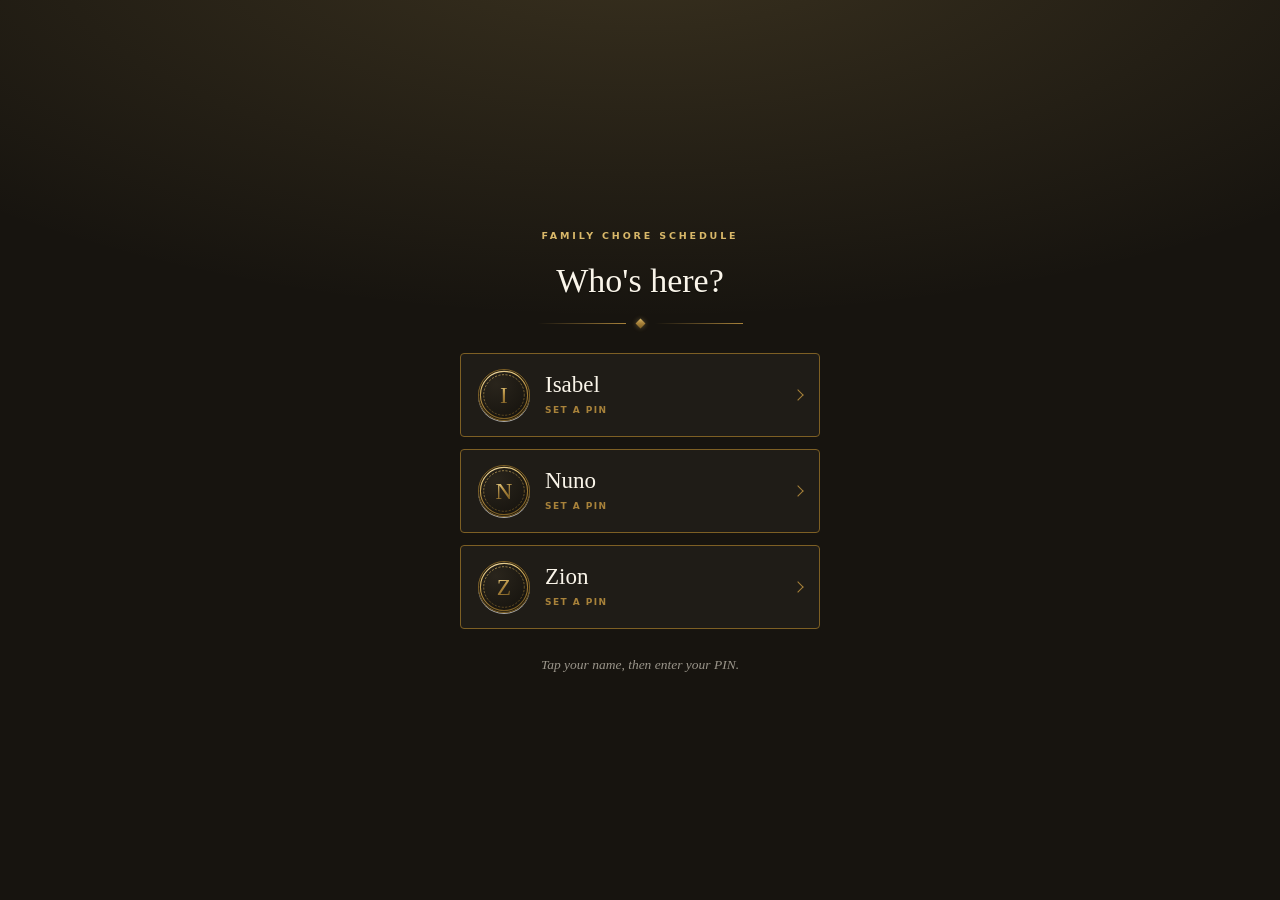
<file: index.html>
<!doctype html>
<html lang="en">
<head>
<meta charset="utf-8">
<meta name="viewport" content="width=device-width, initial-scale=1, viewport-fit=cover">
<title>Family Chore Schedule</title>
<meta name="description" content="Chore and allowance tracker for a family.">
<meta name="robots" content="noindex, nofollow">
<!-- Link preview card. Deliberately names nobody: whoever is in the chat sees it. -->
<meta property="og:type" content="website">
<meta property="og:title" content="Family Chores">
<meta property="og:description" content="Tonight's courses, plated and priced.">
<meta property="og:url" content="https://erickistheman1313.github.io/chore-board/">
<meta property="og:image" content="https://erickistheman1313.github.io/chore-board/share.png">
<meta property="og:image:width" content="1200">
<meta property="og:image:height" content="630">
<meta name="twitter:card" content="summary_large_image">
<meta name="twitter:title" content="Family Chores">
<meta name="twitter:description" content="Tonight's courses, plated and priced.">
<meta name="twitter:image" content="https://erickistheman1313.github.io/chore-board/share.png">
<link rel="manifest" href="manifest.webmanifest">
<meta name="theme-color" content="#17140f" media="(prefers-color-scheme: light)">
<meta name="theme-color" content="#0b0a08" media="(prefers-color-scheme: dark)">
<meta name="apple-mobile-web-app-capable" content="yes">
<meta name="mobile-web-app-capable" content="yes">
<meta name="apple-mobile-web-app-status-bar-style" content="black-translucent">
<meta name="apple-mobile-web-app-title" content="Chores">
<link rel="apple-touch-icon" href="icons/icon-180.png">
<link rel="apple-touch-icon" sizes="152x152" href="icons/icon-152.png">
<link rel="apple-touch-icon" sizes="167x167" href="icons/icon-167.png">
<link rel="apple-touch-icon" sizes="180x180" href="icons/icon-180.png">
<link rel="icon" href="icons/icon-192.png">
<!-- launch images: iOS shows one only when a media query matches exactly -->
<link rel="apple-touch-startup-image" href="splash/splash-1125x2436.png" media="(device-width: 375px) and (device-height: 812px) and (-webkit-device-pixel-ratio: 3) and (orientation: portrait)">
<link rel="apple-touch-startup-image" href="splash/splash-1170x2532.png" media="(device-width: 390px) and (device-height: 844px) and (-webkit-device-pixel-ratio: 3) and (orientation: portrait)">
<link rel="apple-touch-startup-image" href="splash/splash-1179x2556.png" media="(device-width: 393px) and (device-height: 852px) and (-webkit-device-pixel-ratio: 3) and (orientation: portrait)">
<link rel="apple-touch-startup-image" href="splash/splash-1206x2622.png" media="(device-width: 402px) and (device-height: 874px) and (-webkit-device-pixel-ratio: 3) and (orientation: portrait)">
<link rel="apple-touch-startup-image" href="splash/splash-1242x2208.png" media="(device-width: 414px) and (device-height: 736px) and (-webkit-device-pixel-ratio: 3) and (orientation: portrait)">
<link rel="apple-touch-startup-image" href="splash/splash-1242x2688.png" media="(device-width: 414px) and (device-height: 896px) and (-webkit-device-pixel-ratio: 3) and (orientation: portrait)">
<link rel="apple-touch-startup-image" href="splash/splash-1284x2778.png" media="(device-width: 428px) and (device-height: 926px) and (-webkit-device-pixel-ratio: 3) and (orientation: portrait)">
<link rel="apple-touch-startup-image" href="splash/splash-1290x2796.png" media="(device-width: 430px) and (device-height: 932px) and (-webkit-device-pixel-ratio: 3) and (orientation: portrait)">
<link rel="apple-touch-startup-image" href="splash/splash-1320x2868.png" media="(device-width: 440px) and (device-height: 956px) and (-webkit-device-pixel-ratio: 3) and (orientation: portrait)">
<link rel="apple-touch-startup-image" href="splash/splash-1536x2048.png" media="(device-width: 768px) and (device-height: 1024px) and (-webkit-device-pixel-ratio: 2) and (orientation: portrait)">
<link rel="apple-touch-startup-image" href="splash/splash-1620x2160.png" media="(device-width: 810px) and (device-height: 1080px) and (-webkit-device-pixel-ratio: 2) and (orientation: portrait)">
<link rel="apple-touch-startup-image" href="splash/splash-1668x2224.png" media="(device-width: 834px) and (device-height: 1112px) and (-webkit-device-pixel-ratio: 2) and (orientation: portrait)">
<link rel="apple-touch-startup-image" href="splash/splash-1668x2388.png" media="(device-width: 834px) and (device-height: 1194px) and (-webkit-device-pixel-ratio: 2) and (orientation: portrait)">
<link rel="apple-touch-startup-image" href="splash/splash-2048x2732.png" media="(device-width: 1024px) and (device-height: 1366px) and (-webkit-device-pixel-ratio: 2) and (orientation: portrait)">
<link rel="apple-touch-startup-image" href="splash/splash-750x1334.png" media="(device-width: 375px) and (device-height: 667px) and (-webkit-device-pixel-ratio: 2) and (orientation: portrait)">
<link rel="apple-touch-startup-image" href="splash/splash-828x1792.png" media="(device-width: 414px) and (device-height: 896px) and (-webkit-device-pixel-ratio: 2) and (orientation: portrait)">
<!-- /launch images -->
<link rel="stylesheet" href="app.css">
<style>
/* Inline so the launch screen paints before app.css even arrives. */
#boot{position:fixed;inset:0;z-index:99;display:grid;place-items:center;background:#17140f}
@media (prefers-color-scheme: dark){#boot{background:#0b0a08}}
</style>
</head>
<body>

<!-- One shared foil gradient. Defining it per medallion would repeat the same
     id all over the document; every monogram references this instead. -->
<svg width="0" height="0" aria-hidden="true" focusable="false" style="position:absolute">
  <defs>
    <linearGradient id="foil" x1="0" y1="0" x2="0.35" y2="1">
      <stop offset="0"    stop-color="#f0dcae"/>
      <stop offset="0.34" stop-color="#d9b869"/>
      <stop offset="0.62" stop-color="#a8823a"/>
      <stop offset="1"    stop-color="#7d5f24"/>
    </linearGradient>
    <linearGradient id="foilFaint" x1="0" y1="0" x2="0.35" y2="1">
      <stop offset="0"    stop-color="#d9b869" stop-opacity=".85"/>
      <stop offset="1"    stop-color="#7d5f24" stop-opacity=".85"/>
    </linearGradient>
  </defs>
</svg>

<div id="boot" role="status" aria-label="Loading">
  <div class="mark">
    <svg viewBox="0 0 40 40" aria-hidden="true">
      <circle cx="20" cy="20" r="18" fill="none" stroke="#a8823a" stroke-width="1"/>
      <circle cx="20" cy="20" r="14.5" fill="none" stroke="#a8823a" stroke-width="1" stroke-dasharray="2 3"/>
      <path d="M20 12.5l2.1 4.6 5 .6-3.7 3.4 1 4.9L20 23.6l-4.4 2.4 1-4.9-3.7-3.4 5-.6z" fill="#d9b869"/>
    </svg>
    <div class="nm">Family Chores</div>
    <div class="est">Est. 2026</div>
  </div>
</div>

<!-- shown on every launch: pick a profile, then that person's PIN -->
<div id="welcome" class="pickscreen" role="dialog" aria-modal="true" aria-label="Choose your profile">
  <div class="pickbox">
    <div class="pick-eyebrow">Family Chore Schedule</div>
    <h2 class="pick-title">Who's here?</h2>
    <div class="fleuron" aria-hidden="true"><i></i><b></b><i></i></div>
    <div class="pickwho" id="pickWho"></div>
    <p class="pick-note">Tap your name, then enter your PIN.</p>
  </div>
</div>

<div id="app">
  <header class="hdr">
    <div class="inner">
      <div class="eyebrow" id="hEyebrow">--</div>
      <h1 id="hTitle">--</h1>
      <div class="sub" id="hSub">--</div>
      <div class="fleuron" aria-hidden="true"><i></i><b></b><i></i></div>
    </div>
  </header>

  <div class="wrap">
    <section class="screen on" id="s-home"  role="tabpanel" aria-label="Household"></section>
    <section class="screen"    id="s-chores" role="tabpanel" aria-label="Chores"></section>
    <section class="screen"    id="s-chart"  role="tabpanel" aria-label="Chart"></section>
    <section class="screen"    id="s-set"    role="tabpanel" aria-label="Settings"></section>
  </div>

  <nav class="tabs" id="tabs" role="tablist" aria-label="Sections"></nav>
</div>

<!-- Filled from the real chore categories at runtime, so the served HTML
     carries no names and the suggestions never drift out of sync. -->
<datalist id="catlist"></datalist>

<div class="scrim" id="scrim"></div>
<div class="sheet" id="sheet" role="dialog" aria-modal="true" aria-labelledby="sheetTitle">
  <div class="sbar">
    <button type="button" id="sheetCancel">Cancel</button>
    <h2 id="sheetTitle">--</h2>
    <button type="button" id="sheetSave" class="strong">Save</button>
  </div>
  <div class="body" id="sheetBody"></div>
</div>

<div class="install" id="install">
  <span class="ico"><img src="icons/icon-192.png" alt="" onerror="this.parentNode.style.display='none'"></span>
  <span style="flex:1;min-width:0">
    <span class="t">Add Chores to your Home Screen</span>
    <span class="s" id="installHow"></span>
    <button class="btn go hide" id="installGo" type="button">Install</button>
  </span>
  <button class="x" id="installX" type="button" aria-label="Dismiss">&times;</button>
</div>

<div class="lock" id="lock" role="dialog" aria-modal="true" aria-label="Enter your PIN">
  <div class="jam" id="jam" role="status" aria-live="polite">
    <div class="jam-plate">
      <div class="jam-label">Closed</div>
      <div class="fleuron" aria-hidden="true"><i></i><b></b><i></i></div>
      <div class="jam-time" id="jamTime">0:00</div>
      <div class="jam-sub">Too many wrong tries.<br>The keypad comes back when the clock runs out.</div>
      <button type="button" class="jam-switch" id="jamSwitch">Someone else? Switch person</button>
    </div>
  </div>
  <div class="lockbox" id="lockBox">
    <span class="av lg" id="lockAv"></span>
    <div class="who" id="lockName">--</div>
    <h2 id="lockTitle">Enter your PIN</h2>
    <div class="dots" id="lockDots" aria-hidden="true"></div>
    <p class="hint" id="lockHint"></p>
    <div class="keys">
      <button type="button" id="key1">1</button>
      <button type="button" id="key2">2</button>
      <button type="button" id="key3">3</button>
      <button type="button" id="key4">4</button>
      <button type="button" id="key5">5</button>
      <button type="button" id="key6">6</button>
      <button type="button" id="key7">7</button>
      <button type="button" id="key8">8</button>
      <button type="button" id="key9">9</button>
      <span></span>
      <button type="button" id="key0">0</button>
      <button type="button" id="lockDel" aria-label="Delete">&#9003;</button>
    </div>
    <button type="button" class="switch" id="lockSwitch">Not you? Switch person</button>
  </div>
</div>

<div class="seal" id="seal" aria-hidden="true"></div>

<div class="toast" id="toast" role="status" aria-live="polite"></div>

<script src="app.js"></script>
</body>
</html>
</file>
<file: app.css>
/* ===========================================================
   Chores, plated like a tasting menu.
   Cream card stock, brass foil, high-contrast serif.
   =========================================================== */

:root{
  --ink:#17140f;          /* warm near-black, never pure #000 */
  --ink-2:#2a251c;
  /* Text that sits ON the ink ground: the header, the picker, the keypad, the
     lock. It must stay light in BOTH themes - mirroring it dark once made every
     one of those screens dark-on-dark and unreadable. */
  --cream:#faf5ea;
  --parchment:#efe6d3;    /* the table under the card */
  --card:#fffdf7;
  --card-2:#f5eddc;
  --text:#1e1a13;
  --text-2:#6b6152;
  --text-3:#7a7060;       /* notes sit at 12px, so this has to clear 4.5:1 */
  --rule:#d9cdb2;
  --hair:#e6dcc6;
  --brass:#a8823a;        /* rules, strokes, fills */
  --brass-hi:#d9b869;
  --brass-lo:#7d5f24;
  /* Brass on cream only reaches 3.5:1, so text gets a darker cut. */
  --brass-text:#87671f;
  --sage:#4a6350;         /* done */
  --claret:#7b2436;       /* missed */
  --shadow:0 1px 2px rgba(40,30,10,.05), 0 10px 30px rgba(60,45,15,.09);
  --shadow-lg:0 24px 70px rgba(30,22,8,.34);
  --r:4px;                /* menus are barely rounded */
  --tab-h:calc(58px + env(safe-area-inset-bottom));

  --serif:Didot,"Bodoni 72","Hoefler Text","Iowan Old Style",Palatino,"Palatino Linotype",Georgia,"Times New Roman",serif;
  --sans:-apple-system,BlinkMacSystemFont,"Segoe UI Variable Text","Segoe UI",system-ui,sans-serif;

  /* Paper fibre. feTurbulence with stitchTiles gives real grain that tiles
     seamlessly, and the browser rasterises it once instead of running a live
     filter, so it costs nothing to scroll. */
  --grain:url("data:image/svg+xml,%3Csvg xmlns='http://www.w3.org/2000/svg' width='180' height='180'%3E%3Cfilter id='n'%3E%3CfeTurbulence type='fractalNoise' baseFrequency='0.86' numOctaves='4' stitchTiles='stitch'/%3E%3C/filter%3E%3Crect width='180' height='180' filter='url(%23n)'/%3E%3C/svg%3E");
  --grain-blend:multiply;
  --grain-op:.055;
  /* Ink pressed into paper leaves a light edge below the letterform. */
  --press:0 1px 0 rgba(255,255,255,.82);
  --lit:rgba(255,255,255,.62);
  --press-strong:0 1px 0 rgba(255,255,255,.9), 0 -1px 1px rgba(70,52,18,.13);
}
@media (prefers-color-scheme: dark){
  :root{
    --ink:#0b0a08;
    --ink-2:#141210;
    --cream:#f5efe3;        /* stays light: it is text on ink, not a surface */
    --parchment:#0d0c09;
    --card:#191610;
    --card-2:#211d15;
    --text:#f2ebdc;
    --text-2:#b4a98f;
    --text-3:#9a8f77;
    --rule:#3b3427;
    --hair:#2a251b;
    --brass:#c9a44c;
    --brass-hi:#e8d194;
    --brass-lo:#8f7128;
    --brass-text:#c9a44c;
    --sage:#7fa588;
    --claret:#d0687c;
    --shadow:0 1px 2px rgba(0,0,0,.5), 0 12px 34px rgba(0,0,0,.46);
    --shadow-lg:0 26px 80px rgba(0,0,0,.72);
    /* On dark stock the fibre catches light instead of absorbing it. */
    --grain-blend:overlay;
    --grain-op:.085;
    --press:0 1px 0 rgba(0,0,0,.55);
    --lit:rgba(232,209,148,.05);
    --press-strong:0 1px 0 rgba(0,0,0,.6), 0 -1px 1px rgba(232,209,148,.09);
  }
}
:root[data-theme="dark"]{
  --ink:#0b0a08; --ink-2:#141210; --cream:#f5efe3; --parchment:#0d0c09;
  --card:#191610; --card-2:#211d15;
  --text:#f2ebdc; --text-2:#b4a98f; --text-3:#9a8f77;
  --rule:#3b3427; --hair:#2a251b;
  --brass:#c9a44c; --brass-hi:#e8d194; --brass-lo:#8f7128; --brass-text:#c9a44c;
  --sage:#7fa588; --claret:#d0687c;
  --shadow:0 1px 2px rgba(0,0,0,.5), 0 12px 34px rgba(0,0,0,.46);
  --shadow-lg:0 26px 80px rgba(0,0,0,.72);
  --grain-blend:overlay; --grain-op:.085;
  --press:0 1px 0 rgba(0,0,0,.55);
  --lit:rgba(232,209,148,.05);
  --press-strong:0 1px 0 rgba(0,0,0,.6), 0 -1px 1px rgba(232,209,148,.09);
}
:root[data-theme="light"]{
  --ink:#17140f; --ink-2:#2a251c; --cream:#faf5ea; --parchment:#efe6d3;
  --card:#fffdf7; --card-2:#f5eddc;
  --text:#1e1a13; --text-2:#6b6152; --text-3:#7a7060;
  --rule:#d9cdb2; --hair:#e6dcc6;
  --brass:#a8823a; --brass-hi:#d9b869; --brass-lo:#7d5f24; --brass-text:#87671f;
  --sage:#4a6350; --claret:#7b2436;
  --shadow:0 1px 2px rgba(40,30,10,.05), 0 10px 30px rgba(60,45,15,.09);
  --shadow-lg:0 24px 70px rgba(30,22,8,.34);
  --grain-blend:multiply; --grain-op:.055;
  --press:0 1px 0 rgba(255,255,255,.82);
  --lit:rgba(255,255,255,.62);
  --press-strong:0 1px 0 rgba(255,255,255,.9), 0 -1px 1px rgba(70,52,18,.13);
}

/* =========== BASE =========== */
*{box-sizing:border-box}
html,body{overscroll-behavior:none;height:100%}
html{background:var(--parchment)}
body{
  margin:0;color:var(--text);
  /* Grain blended into the surface itself. background-blend-mode composites
     within this element; a full-screen mix-blend-mode layer would force the
     backdrop to be re-read on every scrolled frame, which stutters on old iPads. */
  background-color:var(--parchment);
  background-image:var(--grain);
  background-size:180px 180px;
  background-blend-mode:var(--grain-blend);
  background-attachment:fixed;
  font-family:var(--sans);font-size:16px;line-height:1.5;
  -webkit-text-size-adjust:100%;
  -webkit-tap-highlight-color:transparent;
  -webkit-touch-callout:none;-webkit-user-select:none;user-select:none;
}
input,textarea,select,[contenteditable]{-webkit-user-select:auto;user-select:auto;-webkit-touch-callout:default}
button{font:inherit;color:inherit}
h1,h2,h3{margin:0;font-weight:400}

/* The table the menu is lying on: warm light from above, grain over it,
   and the corners falling away. Fixed so it never scrolls with content. */
body::before{
  content:"";position:fixed;inset:0;z-index:-2;pointer-events:none;
  background:
    radial-gradient(130% 80% at 50% -6%, rgba(217,184,105,.13), transparent 58%),
    radial-gradient(150% 110% at 50% 50%, transparent 42%, rgba(20,14,4,.16) 100%);
}

.serif{font-family:var(--serif)}
.smallcaps{
  font-family:var(--sans);font-size:11px;font-weight:600;
  letter-spacing:.22em;text-transform:uppercase;
}
.num{font-variant-numeric:tabular-nums}

/* =========== MENU HEAD =========== */
.hdr{
  background:var(--ink);color:var(--cream);position:relative;overflow:hidden;
  padding:calc(26px + env(safe-area-inset-top)) 20px 30px;text-align:center;
}
.hdr::before{                        /* candlelight pooling from above */
  content:"";position:absolute;inset:0;pointer-events:none;
  background:radial-gradient(120% 80% at 50% -12%, rgba(217,184,105,.20), transparent 62%);
}
.hdr .inner{position:relative;max-width:640px;margin:0 auto}
.hdr .eyebrow{
  font-family:var(--sans);font-size:10.5px;font-weight:600;
  letter-spacing:.28em;text-transform:uppercase;color:var(--brass-hi);
}
.hdr h1{
  font-family:var(--serif);font-size:clamp(34px,10vw,52px);line-height:1.03;
  margin-top:12px;letter-spacing:.005em;font-weight:400;
}
.hdr h1 .soft{font-style:italic;color:var(--brass-hi)}
.hdr .sub{
  margin-top:6px;font-family:var(--serif);font-style:italic;
  font-size:15.5px;color:rgba(242,235,220,.72);
}
/* hairline rule with a lozenge at its centre */
.fleuron{display:flex;align-items:center;justify-content:center;gap:11px;margin-top:17px}
.fleuron i{height:1px;width:min(88px,22vw);background:linear-gradient(90deg,transparent,var(--brass))}
.fleuron i + i{background:linear-gradient(270deg,transparent,var(--brass))}
/* Stamped foil, not flat gold: lit from one edge, shadowed on the other. */
.fleuron b{
  width:7px;height:7px;flex:none;transform:rotate(45deg);
  background:linear-gradient(135deg,var(--brass-hi) 0%,var(--brass) 46%,var(--brass-lo) 100%);
  box-shadow:0 0 5px rgba(217,184,105,.42);
}
.hdr h1{text-shadow:0 1px 1px rgba(0,0,0,.5)}
.hdr .eyebrow{text-shadow:0 1px 1px rgba(0,0,0,.45)}

/* =========== LAYOUT =========== */
.wrap{max-width:640px;margin:0 auto;padding:0 18px calc(var(--tab-h) + 34px)}
.screen{display:none;padding-top:26px;flex-direction:column;gap:30px}
.screen.on{display:flex;animation:riseIn .42s cubic-bezier(.22,.75,.3,1) both}
@keyframes riseIn{from{opacity:0;transform:translateY(11px)}to{opacity:1;transform:none}}

.sec{display:flex;flex-direction:column;gap:2px}
/* course heading: centred small caps flanked by hairlines */
.sec > .cap{
  display:flex;align-items:center;gap:13px;
  font-family:var(--sans);font-size:10.5px;font-weight:600;
  letter-spacing:.24em;text-transform:uppercase;color:var(--text-2);
  margin-bottom:11px;
}
.sec > .cap{text-shadow:var(--press)}
.sec > .cap::before,.sec > .cap::after{content:"";flex:1;height:1px;background:var(--rule)}
.sec > .cap .rt{
  font-family:var(--serif);font-style:italic;font-size:13px;
  letter-spacing:0;text-transform:none;color:var(--text-3);font-weight:400;
}

/* =========== THE CARD =========== */
/* Real stock: colour, fibre blended into it, a lit top edge, and a shadow
   stack that falls off the way a card on a table actually does. */
.group,.me,.chartwrap{
  background-color:var(--card);
  background-image:var(--grain);
  background-size:180px 180px;
  background-blend-mode:var(--grain-blend);
}
.group{
  border:1px solid var(--rule);border-radius:var(--r);
  overflow:hidden;position:relative;
  box-shadow:
    inset 0 1px 0 var(--lit, rgba(255,255,255,.55)),
    0 1px 1px rgba(60,45,15,.05),
    0 3px 5px rgba(60,45,15,.05),
    0 9px 18px rgba(60,45,15,.06),
    0 22px 44px rgba(60,45,15,.05);
}
/* brass sweep when a course is finished */
.group.plated::after{
  content:"";position:absolute;inset:0;pointer-events:none;
  background:linear-gradient(105deg,transparent 32%,rgba(217,184,105,.42) 50%,transparent 68%);
  transform:translateX(-120%);
  animation:sweep .95s cubic-bezier(.3,.6,.3,1);
}
@keyframes sweep{to{transform:translateX(120%)}}

.row{
  display:flex;align-items:flex-start;gap:14px;width:100%;text-align:left;
  padding:16px 17px;background:none;border:0;cursor:pointer;
  position:relative;touch-action:manipulation;
  transition:background .2s ease;
}
.row + .row{border-top:1px solid var(--hair)}
.row.tap:active{background:var(--card-2)}
.row.static{cursor:default}
.row .grow,.row .mid{flex:1;min-width:0}
.row .t{
  font-family:var(--serif);font-size:18px;line-height:1.28;color:var(--text);
  text-shadow:var(--press);
  /* strike is a background so it can be drawn left to right */
  background-image:linear-gradient(var(--brass),var(--brass));
  background-repeat:no-repeat;background-position:0 62%;background-size:0% 1px;
  transition:background-size .42s cubic-bezier(.22,.75,.3,1), color .3s ease;
}
.row .s{
  display:block;font-family:var(--sans);font-size:12px;color:var(--text-3);
  margin-top:5px;line-height:1.45;
}
.row.done .t{color:var(--text-3);background-size:100% 1px}

/* struck off for tonight: present on the menu, not counted, not tickable */
.row.off{opacity:.6}
.row.off .t{font-style:italic;color:var(--text-3)}
.row.off .leader{opacity:.3}
.offmark{
  flex:none;width:30px;height:30px;margin-top:1px;display:grid;place-items:center;
  font-family:var(--serif);font-size:19px;color:var(--text-3);
}
/* a row that carries its own Edit button beside the tappable part */
.rowmain{
  flex:1;min-width:0;display:flex;align-items:center;gap:14px;
  background:none;border:0;padding:0;text-align:left;cursor:pointer;color:inherit;
}
.row .rt{flex:none;text-align:right;font-family:var(--serif);font-size:17px}
.row .rt small{
  display:block;font-family:var(--sans);font-size:9.5px;font-weight:600;
  letter-spacing:.16em;text-transform:uppercase;color:var(--text-3);margin-top:3px;
}
.row .chev{
  flex:none;align-self:center;width:7px;height:7px;
  border-right:1px solid var(--text-3);border-bottom:1px solid var(--text-3);
  transform:rotate(-45deg);
}

/* the menu line: name = = = = = price */
.line{display:flex;align-items:flex-end;width:100%}
.line .t{flex:0 1 auto;min-width:0}
.line .leader{
  flex:1 1 16px;min-width:16px;height:1px;margin:0 9px 6px;
  background-image:radial-gradient(circle, var(--rule) 1px, transparent 1px);
  background-size:5px 1px;background-repeat:repeat-x;
  opacity:1;transition:opacity .35s ease;
}
.row.done .line .leader{opacity:.25}
/* Where a menu would print a price, this prints whether it has been served. */
.line .served{
  flex:none;white-space:nowrap;
  font-family:var(--sans);font-size:9px;font-weight:600;
  letter-spacing:.2em;text-transform:uppercase;color:var(--brass-text);
  opacity:0;transition:opacity .35s ease .1s;
}
.row.done .line .served{opacity:1}

/* =========== CHECK =========== */
.chk{
  flex:none;width:30px;height:30px;margin-top:1px;border-radius:50%;
  border:1px solid var(--rule);background:transparent;padding:0;cursor:pointer;
  display:grid;place-items:center;position:relative;
  transition:border-color .28s ease, background .28s ease, transform .16s ease;
}
.chk svg{
  width:15px;height:15px;fill:none;stroke:var(--cream);
  stroke-width:2.2;stroke-linecap:round;stroke-linejoin:round;
  stroke-dasharray:24;stroke-dashoffset:24;
  transition:stroke-dashoffset .38s cubic-bezier(.6,.05,.3,1) .06s;
}
.chk[aria-checked="true"]{
  background:linear-gradient(145deg,var(--brass-hi),var(--brass));
  border-color:var(--brass);
}
.chk[aria-checked="true"] svg{stroke-dashoffset:0;stroke:var(--ink)}
.chk:active{transform:scale(.88)}
.chk:focus-visible{outline:1px solid var(--brass);outline-offset:3px}
/* ring expanding outward on tap */
.chk::after{
  content:"";position:absolute;inset:-3px;border-radius:50%;
  border:1px solid var(--brass);opacity:0;pointer-events:none;
}
.chk.ring::after{animation:ring .62s cubic-bezier(.2,.7,.3,1)}
@keyframes ring{
  0%{opacity:.85;transform:scale(.8)}
  100%{opacity:0;transform:scale(2.1)}
}

/* =========== ICON MEDALLION =========== */
.tile{
  flex:none;width:34px;height:34px;border-radius:50%;
  border:1px solid var(--rule);background:var(--card-2);
  display:grid;place-items:center;color:var(--brass);
}
.tile svg{width:17px;height:17px;fill:currentColor;display:block}
.tile.sm{width:29px;height:29px}
.tile.sm svg{width:15px;height:15px}
/* The monogram sits in a shallow recess so the foil has something to lift off. */
.av{
  flex:none;width:42px;height:42px;border-radius:50%;overflow:hidden;display:block;
  background:radial-gradient(circle at 34% 28%, var(--ink-2), var(--ink) 78%);
  border:1px solid var(--brass-lo);
  box-shadow:inset 0 1px 3px rgba(0,0,0,.55), 0 1px 0 var(--lit);
}
.av svg text{letter-spacing:.01em}
.av svg{display:block;width:100%;height:100%}
.av.lg{width:62px;height:62px}
.av.xs{width:24px;height:24px}

/* =========== COVER (household hero) =========== */
.me{
  background:var(--card);border:1px solid var(--rule);border-radius:var(--r);
  box-shadow:var(--shadow);padding:26px 22px;text-align:center;
  display:flex;flex-direction:column;align-items:center;gap:15px;position:relative;
}
.me::before,.me::after{                 /* inner keyline, the way menus are ruled */
  content:"";position:absolute;left:9px;right:9px;height:1px;background:var(--hair);
}
.me::before{top:9px} .me::after{bottom:9px}
.me .top{display:flex;flex-direction:column;align-items:center;gap:11px}
.me .nm{font-family:var(--serif);font-size:29px;line-height:1.05}
.me .as{
  font-family:var(--sans);font-size:10.5px;font-weight:600;
  letter-spacing:.2em;text-transform:uppercase;color:var(--text-2);
}
.me .big b{
  display:block;font-family:var(--serif);font-size:34px;color:var(--brass-text);line-height:1;
}
.me .big small{
  display:block;margin-top:6px;font-family:var(--sans);font-size:9.5px;font-weight:600;
  letter-spacing:.2em;text-transform:uppercase;color:var(--text-3);
}
.stats{display:flex;width:100%;border-top:1px solid var(--hair);padding-top:15px}
.stat{flex:1;text-align:center;position:relative}
.stat + .stat::before{content:"";position:absolute;left:0;top:3px;bottom:3px;width:1px;background:var(--hair)}
.stat b{display:block;font-family:var(--serif);font-size:23px;line-height:1}
.stat small{
  display:block;margin-top:6px;font-family:var(--sans);font-size:9px;font-weight:600;
  letter-spacing:.16em;text-transform:uppercase;color:var(--text-3);
}

/* =========== THE RECORD =========== */
.ledgerstats{display:flex;padding:20px 8px}
.lstat{flex:1;text-align:center;position:relative;padding:0 6px}
.lstat + .lstat::before{content:"";position:absolute;left:0;top:2px;bottom:2px;width:1px;background:var(--hair)}
.lstat b{display:block;font-family:var(--serif);font-size:30px;line-height:1;color:var(--brass-text)}
.lstat small{
  display:block;margin-top:9px;font-family:var(--sans);font-size:8.5px;font-weight:600;
  letter-spacing:.14em;text-transform:uppercase;color:var(--text-3);line-height:1.5;
}

/* =========== PROGRESS: a filling rule =========== */
.bar{height:1px;background:var(--hair);overflow:visible;position:relative;width:100%}
.bar i{
  display:block;height:1px;background:var(--brass);width:0;
  transition:width .7s cubic-bezier(.22,.75,.3,1);position:relative;
}
.bar i::after{                          /* travelling lozenge at the tip */
  content:"";position:absolute;right:-3px;top:-2.5px;
  width:6px;height:6px;background:var(--brass);transform:rotate(45deg);
}
.bar.good i,.bar.good i::after{background:var(--sage)}

/* =========== SEGMENTED =========== */
.seg{display:flex;gap:0;border:1px solid var(--rule);border-radius:var(--r);overflow:hidden;background:var(--card)}
.seg button{
  flex:1;border:0;background:none;cursor:pointer;padding:11px 4px;min-height:44px;
  font-family:var(--sans);font-size:10px;font-weight:600;letter-spacing:.14em;
  text-transform:uppercase;color:var(--text-3);
  transition:color .25s ease, background .25s ease;
}
.seg button + button{border-left:1px solid var(--hair)}
.seg button[aria-pressed="true"]{background:var(--ink);color:var(--brass-hi)}
.chip{
  display:inline-flex;align-items:center;font-family:var(--sans);font-size:9.5px;
  font-weight:600;letter-spacing:.16em;text-transform:uppercase;
  padding:4px 10px;border:1px solid var(--rule);border-radius:999px;color:var(--text-2);
}
.chip.ok{border-color:var(--sage);color:var(--sage)}
.chip.hot{border-color:var(--brass);color:var(--brass-text)}

/* =========== WEEK CHART =========== */
.chartwrap{background:var(--card);border:1px solid var(--rule);border-radius:var(--r);box-shadow:var(--shadow);overflow:hidden}
.chartscroll{overflow-x:auto;-webkit-overflow-scrolling:touch}
table.chart{border-collapse:collapse;width:100%;min-width:430px}
table.chart th,table.chart td{padding:0;text-align:center}
table.chart thead th{
  font-family:var(--sans);font-size:9px;font-weight:600;letter-spacing:.14em;
  text-transform:uppercase;color:var(--text-3);padding:14px 0 11px;
}
table.chart thead th.today{color:var(--brass-text)}
table.chart th.lead,table.chart td.lead{
  text-align:left;padding:11px 14px;position:sticky;left:0;background:var(--card);z-index:2;
  min-width:150px;max-width:150px;border-right:1px solid var(--hair);
}
table.chart tbody tr{border-top:1px solid var(--hair)}
.leadcell{display:flex;align-items:center;gap:10px}
.leadcell .t{font-family:var(--serif);font-size:14px;line-height:1.25}
.leadcell .s{display:block;font-family:var(--sans);font-size:9.5px;letter-spacing:.1em;text-transform:uppercase;color:var(--text-3);margin-top:3px}
.cell{width:36px;height:36px;display:inline-grid;place-items:center}
.mark{width:16px;height:16px;display:block}
.mark.dot{width:3px;height:3px;border-radius:50%;background:var(--rule)}
.mark svg{width:100%;height:100%;fill:none;stroke-width:2;stroke-linecap:round;stroke-linejoin:round}
.mark.ok svg{stroke:var(--sage)} .mark.no svg{stroke:var(--claret)}
.mark.skip{
  display:inline-grid;place-items:center;width:16px;height:16px;
  font-family:var(--serif);font-size:14px;color:var(--text-3);line-height:1;
}
.legend{
  display:flex;gap:18px;flex-wrap:wrap;padding:14px 16px;border-top:1px solid var(--hair);
  font-family:var(--sans);font-size:9.5px;font-weight:600;letter-spacing:.14em;
  text-transform:uppercase;color:var(--text-3);
}
.legend span{display:inline-flex;align-items:center;gap:8px}

/* =========== MONTH GRID =========== */
.monthhead{display:flex;align-items:center;gap:12px;padding:0 2px}
.monthname{
  flex:1;text-align:center;font-family:var(--serif);font-size:20px;
  text-shadow:var(--press);
}
.monthnav{
  flex:none;width:40px;height:40px;border:1px solid var(--rule);border-radius:50%;
  background:var(--card);color:var(--brass-text);cursor:pointer;
  font-family:var(--serif);font-size:21px;line-height:1;
}
.monthnav:disabled{opacity:.32;cursor:not-allowed}
.monthnav:active:not(:disabled){border-color:var(--brass)}

.monthgrid{display:grid;grid-template-columns:repeat(7,1fr);gap:5px;padding:15px 13px}
.monthdow{
  text-align:center;font-family:var(--sans);font-size:8.5px;font-weight:600;
  letter-spacing:.12em;text-transform:uppercase;color:var(--text-3);padding-bottom:5px;
}
.monthcell{
  aspect-ratio:1;border-radius:50%;display:grid;place-items:center;position:relative;
  border:1px solid transparent;
}
.monthcell .mday{
  font-family:var(--serif);font-size:12.5px;color:var(--text-3);
  font-variant-numeric:tabular-nums;
}
.monthcell.blank{border:0}
.monthcell.out .mday{opacity:.28}
.monthcell.none{border-color:var(--hair)}
.monthcell.miss{border-color:var(--hair)}
.monthcell.miss .mday{color:var(--text-3)}
.monthcell.part{border-color:var(--brass)}
.monthcell.part .mday{color:var(--brass-text)}
.monthcell.full{
  background:linear-gradient(145deg,var(--brass-hi),var(--brass));
  border-color:var(--brass-lo);
}
.monthcell.full .mday{color:var(--ink);font-weight:600}
.monthcell.today{box-shadow:0 0 0 1px var(--text) inset, 0 0 0 3px var(--card), 0 0 0 4px var(--text)}
.legend .key{
  width:12px;height:12px;border-radius:50%;display:inline-block;border:1px solid var(--hair);
}
.legend .key.full{background:linear-gradient(145deg,var(--brass-hi),var(--brass));border-color:var(--brass-lo)}
.legend .key.part{border-color:var(--brass)}

/* =========== LEDGER =========== */
.led{padding:15px 17px;display:flex;align-items:flex-start;gap:13px}
.led + .led{border-top:1px solid var(--hair)}
.led .when{font-family:var(--sans);font-size:9.5px;letter-spacing:.14em;text-transform:uppercase;color:var(--text-3)}
.led .what{font-family:var(--serif);font-size:16px;margin-top:4px;line-height:1.25}
.led .amt{margin-left:auto;text-align:right;flex:none}
.led .amt b{font-family:var(--serif);font-size:16px;font-weight:400}
.led .amt b.up{color:var(--sage)} .led .amt b.dn{color:var(--claret)}
.led .amt small{display:block;font-family:var(--sans);font-size:9.5px;color:var(--text-3);margin-top:3px}

/* =========== REWARD =========== */
.rw{padding:20px 17px;display:flex;flex-direction:column;gap:13px}
.rw + .rw{border-top:1px solid var(--hair)}
.rw .top{display:flex;align-items:flex-end;width:100%}
.rw .top .t{font-family:var(--serif);font-size:19px;flex:0 1 auto}
.rw .top .p{flex:none;font-family:var(--serif);font-size:18px;color:var(--brass-text)}
.rw .meta{
  display:flex;justify-content:space-between;gap:12px;
  font-family:var(--sans);font-size:10px;font-weight:600;letter-spacing:.12em;
  text-transform:uppercase;color:var(--text-3);
}

/* =========== BUTTONS =========== */
.btn{
  display:flex;align-items:center;justify-content:center;gap:11px;width:100%;
  min-height:56px;padding:16px 20px;cursor:pointer;position:relative;overflow:hidden;
  border:1px solid var(--ink);border-radius:var(--r);background:var(--ink);color:var(--brass-hi);
  font-family:var(--sans);font-size:11px;font-weight:600;letter-spacing:.22em;text-transform:uppercase;
  touch-action:manipulation;transition:color .3s ease, border-color .3s ease;
}
.btn::before{                            /* brass wipes across on press */
  content:"";position:absolute;inset:0;background:linear-gradient(90deg,var(--brass-lo),var(--brass-hi));
  transform:translateX(-101%);transition:transform .42s cubic-bezier(.22,.75,.3,1);
}
.btn > *{position:relative;z-index:1}
.btn:active::before{transform:translateX(0)}
.btn:active{color:var(--ink)}
.btn svg{width:15px;height:15px;fill:currentColor}
.btn:disabled{
  cursor:not-allowed;background:transparent;color:var(--text-3);border-color:var(--rule);
}
.btn:disabled::before{display:none}
.btn.ghost{background:transparent;color:var(--text);border-color:var(--rule)}
.btn.ghost:active{color:var(--ink)}
.btn.danger{background:transparent;color:var(--claret);border-color:var(--rule)}
.btn.danger::before{background:var(--claret)}
.btn.danger:active{color:var(--cream)}
.btn:focus-visible{outline:1px solid var(--brass);outline-offset:3px}
.btn.sent{background:var(--sage);border-color:var(--sage);color:var(--ink)}
.btn.sent::before{display:none}
.sendnote{
  margin-top:11px;text-align:center;
  font-family:var(--serif);font-style:italic;font-size:12.5px;
  color:var(--text-3);line-height:1.5;
}
.mini{
  border:1px solid var(--rule);background:transparent;color:var(--text-2);border-radius:var(--r);
  padding:8px 13px;min-height:36px;cursor:pointer;
  font-family:var(--sans);font-size:9.5px;font-weight:600;letter-spacing:.16em;text-transform:uppercase;
  transition:border-color .2s ease,color .2s ease;
}
.mini:active{border-color:var(--brass);color:var(--brass-text)}

.mini.acc{border-color:var(--brass);color:var(--brass-text)}

/* =========== TAB BAR =========== */
.tabs{
  position:fixed;left:0;right:0;bottom:0;z-index:40;display:flex;
  background:var(--ink);border-top:1px solid var(--brass-lo);
  padding-bottom:env(safe-area-inset-bottom);
}
.tabs button{
  flex:1;border:0;background:none;cursor:pointer;padding:11px 2px 8px;position:relative;
  display:flex;flex-direction:column;align-items:center;gap:6px;min-height:58px;
  font-family:var(--sans);font-size:8.5px;font-weight:600;letter-spacing:.14em;
  text-transform:uppercase;color:rgba(242,235,220,.42);
  transition:color .28s ease;
}
.tabs button svg{width:19px;height:19px;fill:currentColor;display:block}
.tabs button[aria-selected="true"]{color:var(--brass-hi)}
.tabs button[aria-selected="true"]::before{
  content:"";position:absolute;top:0;left:50%;width:22px;height:1px;
  background:var(--brass-hi);transform:translateX(-50%);
  animation:tabMark .34s cubic-bezier(.22,.75,.3,1);
}
@keyframes tabMark{from{width:0;opacity:0}to{width:22px;opacity:1}}
.tabs .pip{
  position:absolute;top:7px;right:calc(50% - 19px);min-width:15px;height:15px;padding:0 4px;
  border-radius:999px;background:var(--brass);color:var(--ink);
  font-family:var(--sans);font-size:9px;font-weight:700;letter-spacing:0;
  display:grid;place-items:center;
}

/* =========== SHEET =========== */
.scrim{
  position:fixed;inset:0;z-index:50;background:rgba(12,9,4,.62);
  -webkit-backdrop-filter:blur(3px);backdrop-filter:blur(3px);
  opacity:0;pointer-events:none;transition:opacity .32s ease;
}
.scrim.on{opacity:1;pointer-events:auto}
.sheet{
  position:fixed;left:0;right:0;bottom:0;z-index:51;max-height:92vh;
  background:var(--parchment);border-top:1px solid var(--brass);
  border-radius:var(--r) var(--r) 0 0;box-shadow:var(--shadow-lg);
  transform:translateY(101%);transition:transform .46s cubic-bezier(.22,.85,.26,1);
  display:flex;flex-direction:column;
}
.sheet.on{transform:translateY(0)}
.sbar{
  display:flex;align-items:center;gap:14px;padding:17px 18px;flex:none;
  background:var(--ink);color:var(--cream);border-radius:var(--r) var(--r) 0 0;
}
.sbar h2{
  flex:1;text-align:center;font-family:var(--serif);font-size:19px;font-weight:400;
}
.sbar button{
  border:0;background:none;cursor:pointer;padding:8px 2px;min-height:40px;
  font-family:var(--sans);font-size:10px;font-weight:600;letter-spacing:.16em;
  text-transform:uppercase;color:var(--brass-hi);
}
.sbar button.strong{color:var(--brass-hi)}
.sheet .body{
  overflow-y:auto;-webkit-overflow-scrolling:touch;
  padding:24px 18px calc(30px + env(safe-area-inset-bottom));
  display:flex;flex-direction:column;gap:24px;
}

/* =========== FORM =========== */
.field{display:flex;flex-direction:column;gap:10px}
.field > label{
  font-family:var(--sans);font-size:9.5px;font-weight:600;letter-spacing:.2em;
  text-transform:uppercase;color:var(--text-2);
}
.inp{
  width:100%;background:var(--card);border:1px solid var(--rule);border-radius:var(--r);
  padding:15px 15px;min-height:50px;color:var(--text);
  font-family:var(--serif);font-size:17px;
  transition:border-color .22s ease;
}
.inp::placeholder{color:var(--text-3);font-style:italic}
.inp:focus{outline:none;border-color:var(--brass)}
.inp:focus-visible{outline:none;border-color:var(--brass)}
textarea.inp{resize:vertical;min-height:84px;line-height:1.5}
select.inp{
  appearance:none;
  background-image:linear-gradient(45deg,transparent 50%,var(--brass) 50%),linear-gradient(135deg,var(--brass) 50%,transparent 50%);
  background-position:calc(100% - 20px) 22px, calc(100% - 15px) 22px;
  background-size:5px 5px;background-repeat:no-repeat;padding-right:42px;
}
.swatches{display:flex;flex-wrap:wrap;gap:11px}
.sw{width:36px;height:36px;border-radius:50%;border:1px solid var(--rule);cursor:pointer;background:var(--c);position:relative}
.sw[aria-pressed="true"]::after{content:"";position:absolute;inset:-5px;border-radius:50%;border:1px solid var(--brass)}
.iconpick{display:grid;grid-template-columns:repeat(auto-fill,minmax(52px,1fr));gap:10px}
.ic{
  aspect-ratio:1;border:1px solid var(--rule);border-radius:50%;background:var(--card);
  cursor:pointer;display:grid;place-items:center;color:var(--text-2);
  transition:border-color .2s ease,color .2s ease,background .2s ease;
}
.ic svg{width:19px;height:19px;fill:currentColor}
.ic[aria-pressed="true"]{background:var(--ink);border-color:var(--brass);color:var(--brass-hi)}
.daypick{display:flex;gap:7px}
.daypick button{
  flex:1;aspect-ratio:1;max-height:46px;border:1px solid var(--rule);border-radius:50%;
  background:var(--card);cursor:pointer;color:var(--text-2);
  font-family:var(--sans);font-size:10px;font-weight:600;letter-spacing:.06em;
  transition:border-color .2s ease,color .2s ease,background .2s ease;
}
.daypick button[aria-pressed="true"]{background:var(--ink);border-color:var(--brass);color:var(--brass-hi)}
.who{display:flex;flex-direction:column}
.subrow{display:flex;align-items:center;gap:12px;padding:14px 16px}
.subrow + .subrow{border-top:1px solid var(--hair)}
.subrow .inp{padding:11px 13px;min-height:42px;font-size:15px}

/* =========== PHOTO =========== */
.shot{width:100%;border-radius:var(--r);display:block;border:1px solid var(--rule)}
.shotrow{display:flex;align-items:center;gap:12px}
.shotrow img{width:46px;height:46px;border-radius:var(--r);object-fit:cover;flex:none;border:1px solid var(--rule)}

/* =========== SERVICE COMPLETE SEAL =========== */
.seal{
  position:fixed;inset:0;z-index:58;display:grid;place-items:center;
  pointer-events:none;opacity:0;
}
.seal.on{animation:sealShow 2.5s ease-out}
.seal .disc{
  width:206px;height:206px;border-radius:50%;
  /* struck metal: a hot spot, a broad falloff, and a rim that catches light */
  background:
    radial-gradient(circle at 32% 26%, rgba(255,255,255,.55), transparent 34%),
    radial-gradient(circle at 34% 30%, var(--brass-hi), var(--brass) 50%, var(--brass-lo) 100%);
  border:2px solid var(--brass-lo);
  display:grid;place-items:center;text-align:center;color:var(--ink);
  position:relative;overflow:hidden;
  box-shadow:
    inset 0 2px 3px rgba(255,255,255,.5),
    inset 0 -3px 6px rgba(60,42,10,.45),
    0 20px 60px rgba(0,0,0,.5),
    0 4px 12px rgba(0,0,0,.35);
  transform:scale(1.7) rotate(-16deg);
}
/* a highlight travelling across the face once it lands */
.seal .disc::after{
  content:"";position:absolute;inset:-40%;pointer-events:none;
  background:linear-gradient(72deg,transparent 40%,rgba(255,255,255,.42) 50%,transparent 60%);
  transform:translateX(-70%);
}
.seal.on .disc::after{animation:gleam 1.5s cubic-bezier(.3,.5,.3,1) .55s both}
@keyframes gleam{to{transform:translateX(70%)}}
.seal .disc > div{position:relative;z-index:1}
.seal.on .disc{animation:stamp .72s cubic-bezier(.2,1.5,.36,1) both}
.seal .disc span{display:block}
.seal .ring{
  position:absolute;width:172px;height:172px;border-radius:50%;
  border:1px dashed rgba(23,20,15,.42);
}
.seal .big{font-family:var(--serif);font-size:31px;line-height:1;letter-spacing:.01em}
.seal .sm{
  font-family:var(--sans);font-size:8.5px;font-weight:700;letter-spacing:.28em;
  text-transform:uppercase;margin-top:9px;
}
.seal .yr{font-family:var(--serif);font-style:italic;font-size:13px;margin-top:7px}
@keyframes stamp{
  0%{transform:scale(1.7) rotate(-16deg);opacity:0}
  55%{opacity:1}
  70%{transform:scale(.93) rotate(-7deg)}
  100%{transform:scale(1) rotate(-7deg);opacity:1}
}
@keyframes sealShow{0%{opacity:0}12%{opacity:1}72%{opacity:1}100%{opacity:0}}

/* =========== PROFILE PICKER =========== */
/* Same room as the lock screen so tapping a name feels like walking one step
   further in, not jumping to a different app. */
.pickscreen{
  position:fixed;inset:0;z-index:72;display:none;
  background:var(--ink);color:var(--cream);
  padding:calc(30px + env(safe-area-inset-top)) 20px calc(26px + env(safe-area-inset-bottom));
  overflow-y:auto;
}
.pickscreen::before{
  content:"";position:absolute;inset:0;pointer-events:none;
  background:radial-gradient(120% 70% at 50% -8%, rgba(217,184,105,.18), transparent 62%);
}
.pickscreen.on{display:grid;place-items:center}
.pickbox{
  position:relative;width:100%;max-width:360px;text-align:center;
  animation:riseIn .45s cubic-bezier(.22,.75,.3,1) both;
}
.pick-eyebrow{
  font-family:var(--sans);font-size:9.5px;font-weight:600;letter-spacing:.3em;
  text-transform:uppercase;color:var(--brass-hi);
}
.pick-title{
  margin-top:11px;font-family:var(--serif);font-size:34px;font-weight:400;
  text-shadow:0 1px 1px rgba(0,0,0,.5);
}
.pickbox .fleuron{margin-top:14px;margin-bottom:26px}
.pickwho{display:flex;flex-direction:column;gap:12px}
.pickrow{
  display:flex;align-items:center;gap:15px;width:100%;text-align:left;cursor:pointer;
  background:rgba(255,255,255,.035);
  border:1px solid var(--brass-lo);border-radius:var(--r);
  padding:15px 17px;min-height:80px;color:var(--cream);
  touch-action:manipulation;
  transition:background .22s ease, border-color .22s ease, transform .12s ease;
}
.pickrow:active{background:rgba(217,184,105,.12);transform:scale(.985)}
.pickrow:focus-visible{outline:1px solid var(--brass-hi);outline-offset:3px}
.pickrow .av{width:52px;height:52px}
.pickrow .nm{font-family:var(--serif);font-size:23px;line-height:1.1}
.pickrow .st{
  display:block;margin-top:5px;font-family:var(--sans);font-size:9px;font-weight:600;
  letter-spacing:.16em;text-transform:uppercase;color:var(--brass);
}
.pickrow .st.warn{color:#d0687c}
.pickrow .go{
  margin-left:auto;flex:none;width:8px;height:8px;
  border-right:1px solid var(--brass);border-bottom:1px solid var(--brass);
  transform:rotate(-45deg);
}
.pick-note{
  margin:26px 0 0;font-family:var(--serif);font-style:italic;font-size:13.5px;
  color:rgba(242,235,220,.6);
}

/* =========== LOCK SCREEN =========== */
.lock{
  position:fixed;inset:0;z-index:70;display:none;
  background:var(--ink);color:var(--cream);
  padding:calc(28px + env(safe-area-inset-top)) 20px calc(24px + env(safe-area-inset-bottom));
  overflow-y:auto;
}
.lock::before{
  content:"";position:absolute;inset:0;pointer-events:none;
  background:radial-gradient(120% 70% at 50% -8%, rgba(217,184,105,.18), transparent 62%);
}
.lock.on{display:grid;place-items:center}
.lockbox{
  position:relative;width:100%;max-width:330px;
  display:flex;flex-direction:column;align-items:center;gap:0;
  animation:riseIn .42s cubic-bezier(.22,.75,.3,1) both;
}
.lockbox .av{border-color:var(--brass-lo)}
.lockbox .who{
  margin-top:14px;font-family:var(--sans);font-size:9.5px;font-weight:600;
  letter-spacing:.28em;text-transform:uppercase;color:var(--brass-hi);
}
.lockbox h2{
  margin-top:9px;font-family:var(--serif);font-size:26px;font-weight:400;text-align:center;
}
.lockbox .hint{
  margin:0;min-height:34px;padding:0 6px;text-align:center;
  font-family:var(--serif);font-style:italic;font-size:13.5px;
  color:rgba(242,235,220,.62);line-height:1.45;
}
.dots{display:flex;gap:15px;margin:20px 0 12px}
.dots i{
  width:11px;height:11px;border-radius:50%;
  border:1px solid var(--brass);background:transparent;
  transition:background .18s ease, transform .18s ease;
}
.dots i.on{background:var(--brass-hi);border-color:var(--brass-hi);transform:scale(1.14)}
.keys{display:grid;grid-template-columns:repeat(3,1fr);gap:13px;width:100%;margin-top:6px}
.keys button{
  aspect-ratio:1;max-height:70px;border:1px solid var(--brass-lo);border-radius:50%;
  background:transparent;color:var(--cream);cursor:pointer;
  font-family:var(--serif);font-size:25px;
  display:grid;place-items:center;touch-action:manipulation;
  transition:background .18s ease, color .18s ease, transform .12s ease;
}
.keys button:active{background:var(--brass);color:var(--ink);transform:scale(.93)}
.keys button:focus-visible{outline:1px solid var(--brass-hi);outline-offset:3px}
.keys #lockDel{font-family:var(--sans);font-size:19px;border-color:transparent}
.lockbox .switch{
  margin-top:22px;border:0;background:none;cursor:pointer;padding:10px;
  font-family:var(--sans);font-size:9.5px;font-weight:600;letter-spacing:.18em;
  text-transform:uppercase;color:var(--brass);
}
/* ---- jammed: the keypad is put away until the clock runs out ----
   Display lives only in the .jammed rules, which win on specificity, so a later
   `.jam{display:...}` at equal specificity can never switch the panel back on. */
.jam{display:none}
.lock.jammed .jam{display:grid}
.lock.jammed .lockbox{display:none}

.jam{
  /* display is set only by the .jammed rule above -- do not set it here */
  position:absolute;inset:0;place-items:center;
  padding:24px;text-align:center;pointer-events:none;
}
.jam-plate{
  background:rgba(255,255,255,.03);
  border:1px solid var(--brass-lo);
  border-radius:var(--r);
  padding:30px 30px 26px;max-width:330px;
  animation:riseIn .5s cubic-bezier(.22,.75,.3,1) both;
}
.jam-label{
  font-family:var(--sans);font-size:9.5px;font-weight:600;letter-spacing:.34em;
  text-transform:uppercase;color:var(--brass-hi);
}
.jam-plate .fleuron{margin:15px 0 18px}
.jam-time{
  font-family:var(--serif);font-size:46px;line-height:1;
  color:var(--cream);font-variant-numeric:tabular-nums;letter-spacing:.02em;
}
.jam-sub{
  margin-top:16px;font-family:var(--serif);font-style:italic;font-size:13.5px;
  line-height:1.55;color:rgba(242,235,220,.62);
}
/* The one live control here: the rest of .jam ignores taps, so a single person
   locking themselves out never strands everybody else on the device. */
.jam-switch{
  margin-top:22px;pointer-events:auto;cursor:pointer;
  background:none;border:1px solid var(--brass-lo);border-radius:var(--r);
  padding:12px 16px;min-height:44px;color:var(--brass-hi);
  font-family:var(--sans);font-size:9px;font-weight:600;letter-spacing:.18em;
  text-transform:uppercase;
}
.jam-switch:active{background:rgba(217,184,105,.14)}
.jam-switch:focus-visible{outline:1px solid var(--brass-hi);outline-offset:3px}

.lockbox.shake{animation:shake .34s cubic-bezier(.36,.07,.19,.97)}
@keyframes shake{
  10%,90%{transform:translateX(-2px)}
  20%,80%{transform:translateX(4px)}
  30%,50%,70%{transform:translateX(-7px)}
  40%,60%{transform:translateX(7px)}
}

/* =========== BOOT =========== */
#boot{
  position:fixed;inset:0;z-index:99;display:grid;place-items:center;
  background:var(--ink);transition:opacity .5s ease, visibility .5s;
}
#boot.gone{opacity:0;visibility:hidden;pointer-events:none}
#boot .mark{display:flex;flex-direction:column;align-items:center;gap:17px;animation:bootIn .8s ease-out both}
#boot svg{width:44px;height:44px}
#boot .nm{
  font-family:var(--serif);font-size:25px;color:var(--cream);letter-spacing:.02em;
}
#boot .est{
  font-family:var(--sans);font-size:8.5px;font-weight:600;letter-spacing:.32em;
  text-transform:uppercase;color:var(--brass);
}
@keyframes bootIn{from{opacity:0;transform:translateY(9px)}to{opacity:1;transform:none}}

/* =========== INSTALL =========== */
.install{
  position:fixed;left:16px;right:16px;bottom:calc(var(--tab-h) + 14px);z-index:45;
  background:var(--card);border:1px solid var(--brass);border-radius:var(--r);
  box-shadow:var(--shadow-lg);padding:17px 17px;display:none;gap:14px;align-items:flex-start;
  animation:riseIn .5s cubic-bezier(.22,.75,.3,1) both;
}
.install.on{display:flex}
.install .ico{flex:none;width:42px;height:42px;border-radius:50%;overflow:hidden;border:1px solid var(--rule)}
.install .ico img{width:100%;height:100%;display:block}
.install .t{font-family:var(--serif);font-size:17px;line-height:1.25}
.install .s{display:block;font-family:var(--sans);font-size:12px;color:var(--text-2);margin-top:6px;line-height:1.5}
.install .s b{color:var(--brass-text);font-weight:600}
.install .x{
  flex:none;border:1px solid var(--rule);background:transparent;color:var(--text-3);
  border-radius:50%;width:28px;height:28px;font-size:15px;line-height:1;cursor:pointer;
}
.install .go{margin-top:13px;min-height:44px;font-size:9.5px}

/* =========== MISC =========== */
.empty{
  text-align:center;color:var(--text-3);padding:34px 22px;line-height:1.6;
  font-family:var(--serif);font-style:italic;font-size:15px;
}
.toast{
  position:fixed;left:50%;bottom:calc(var(--tab-h) + 20px);z-index:60;
  transform:translateX(-50%) translateY(9px);max-width:86vw;
  background:var(--ink);color:var(--brass-hi);border:1px solid var(--brass-lo);
  border-radius:var(--r);padding:14px 22px;
  font-family:var(--sans);font-size:10px;font-weight:600;letter-spacing:.16em;text-transform:uppercase;
  box-shadow:var(--shadow-lg);opacity:0;pointer-events:none;
  transition:opacity .3s ease,transform .3s ease;text-align:center;
}
.toast.show{opacity:1;transform:translateX(-50%) translateY(0)}
.hide{display:none !important}

/* Staggered plating of each course. Capped so long lists stay snappy. */
.screen.on .group .row{animation:plate .5s cubic-bezier(.22,.75,.3,1) both}
.screen.on .group .row:nth-child(1){animation-delay:.02s}
.screen.on .group .row:nth-child(2){animation-delay:.05s}
.screen.on .group .row:nth-child(3){animation-delay:.08s}
.screen.on .group .row:nth-child(4){animation-delay:.11s}
.screen.on .group .row:nth-child(5){animation-delay:.14s}
.screen.on .group .row:nth-child(6){animation-delay:.17s}
.screen.on .group .row:nth-child(n+7){animation-delay:.2s}
@keyframes plate{from{opacity:0;transform:translateY(7px)}to{opacity:1;transform:none}}

@media (prefers-reduced-motion: reduce){
  *{animation-duration:.001ms !important;animation-iteration-count:1 !important;transition-duration:.001ms !important}
}

/* =========== TABLETS =========== */
/* A menu wants to stay a column rather than sprawl, but 640px stranded in the
   middle of an iPad reads as a phone app that was never thought about. Widen
   it, and stop the tab bar stretching each label across half a foot of glass. */
/* Every iPad, portrait included, so a tab label never sits stranded in the
   middle of a 200px-wide button. */
@media (min-width:700px){
  .tabs{justify-content:center}
  .tabs button{max-width:168px}
}
/* Bigger slates get a wider column and a little more air. */
@media (min-width:840px){
  .wrap{max-width:780px}
  .hdr .inner{max-width:780px}
  .hdr{padding-top:calc(34px + env(safe-area-inset-top));padding-bottom:36px}
  .screen{padding-top:32px;gap:36px}
  .row{padding:18px 20px}
  .row .t{font-size:19px}
}

/* =========== SHORT AND WIDE =========== */
/* Phone held sideways. Stacked, the keypad ran a long way off the bottom of a
   390px-tall window, so 7 8 9 0 simply could not be seen. Side by side it fits. */
@media (max-height:560px) and (orientation:landscape){
  .lockbox{
    max-width:680px;
    display:grid;
    grid-template-columns:1fr 250px;
    column-gap:34px;
    align-content:center;
  }
  .lockbox .av{grid-column:1;grid-row:1;justify-self:center;width:46px;height:46px}
  .lockbox .who{grid-column:1;grid-row:2;margin-top:9px;text-align:center}
  .lockbox h2{grid-column:1;grid-row:3;margin-top:6px;font-size:22px}
  .lockbox .dots{grid-column:1;grid-row:4;justify-self:center;margin:14px 0 8px}
  .lockbox .hint{grid-column:1;grid-row:5;min-height:0}
  .keys{grid-column:2;grid-row:1 / span 5;align-self:center;margin-top:0;gap:9px}
  .keys button{max-height:52px;font-size:20px}
  .lockbox .switch{grid-column:1 / -1;grid-row:6;margin-top:14px}

  /* The three names read better as a row than a tall stack here. */
  .pickbox{max-width:760px}
  .pick-title{font-size:26px}
  .pickbox .fleuron{margin:11px 0 16px}
  .pickwho{flex-direction:row;gap:11px}
  .pickrow{flex-direction:column;text-align:center;gap:9px;min-height:0;padding:15px 10px}
  .pickrow .av{width:44px;height:44px}
  .pickrow .nm{font-size:18px}
  .pickrow .go{display:none}
  .pick-note{margin-top:17px}

  .jam-plate{padding:22px 26px}
  .jam-time{font-size:38px}
  .jam-plate .fleuron{margin:11px 0 13px}
}
</file>
